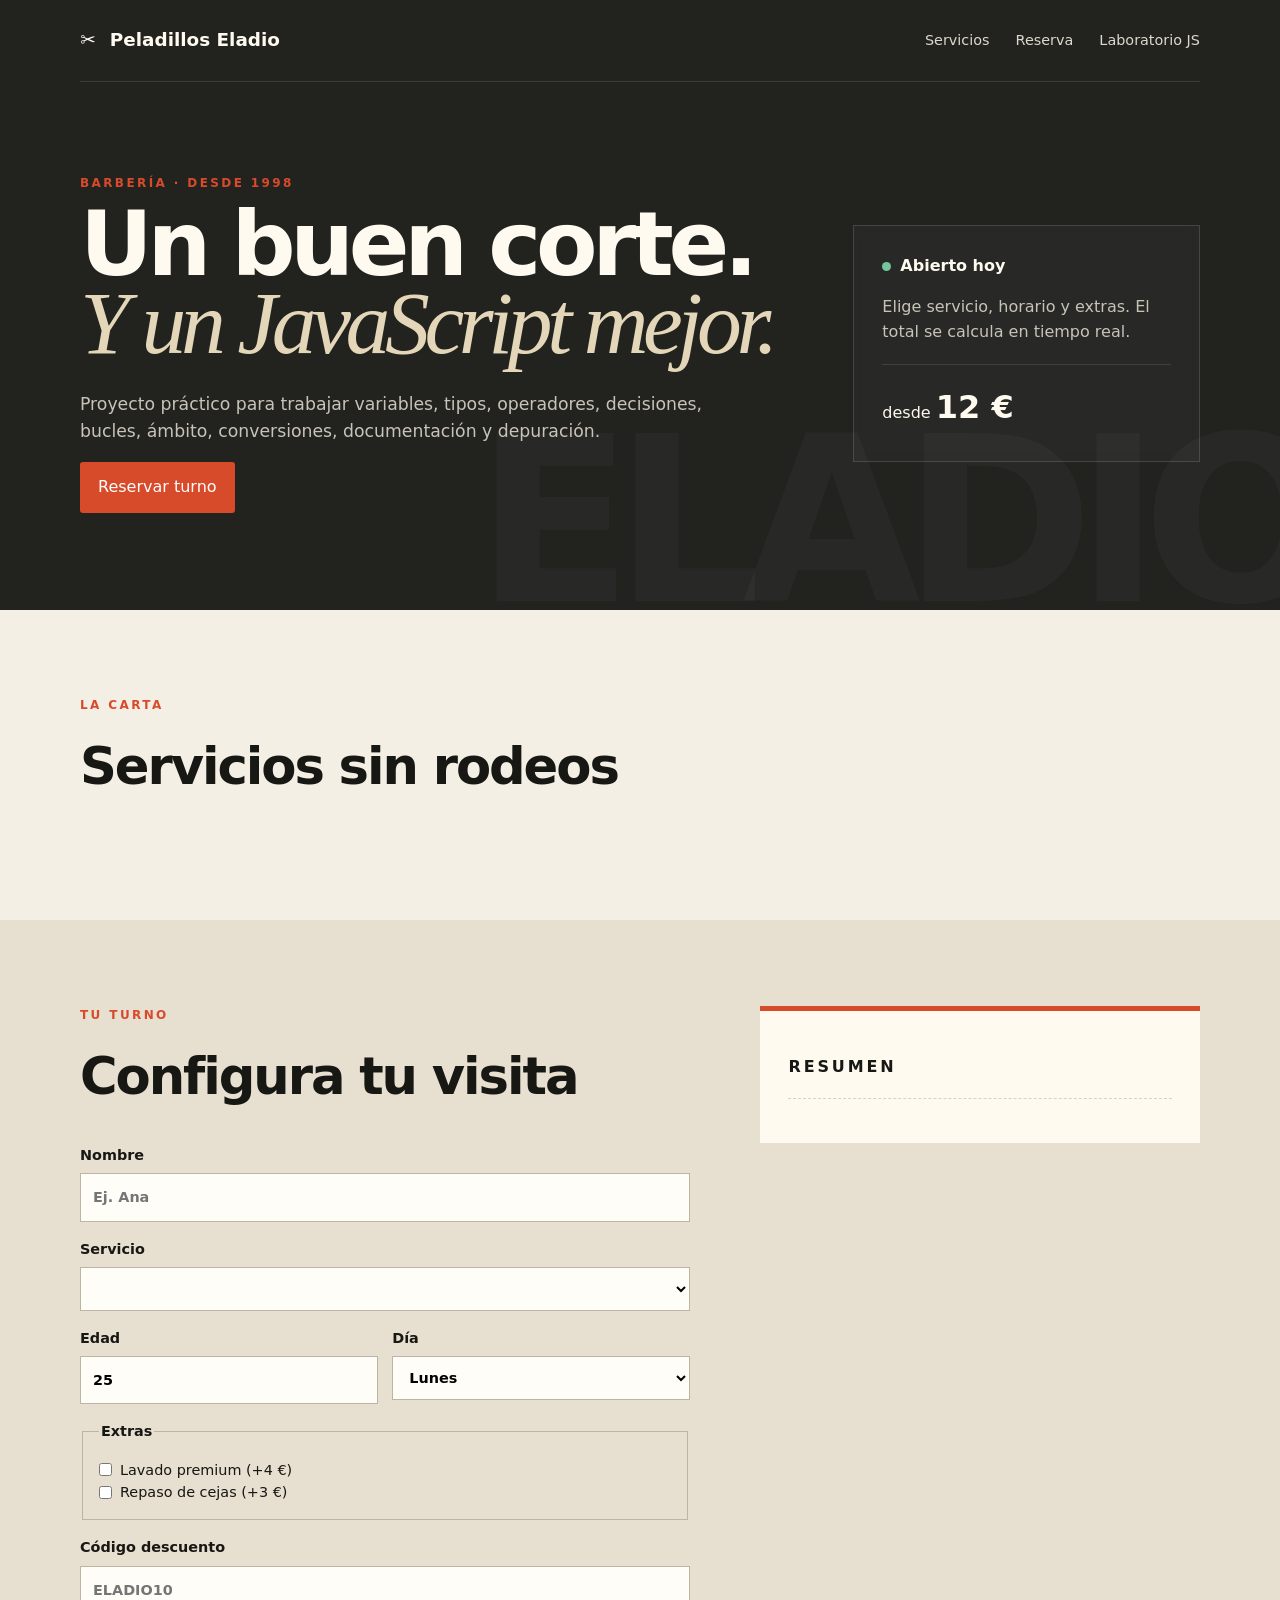
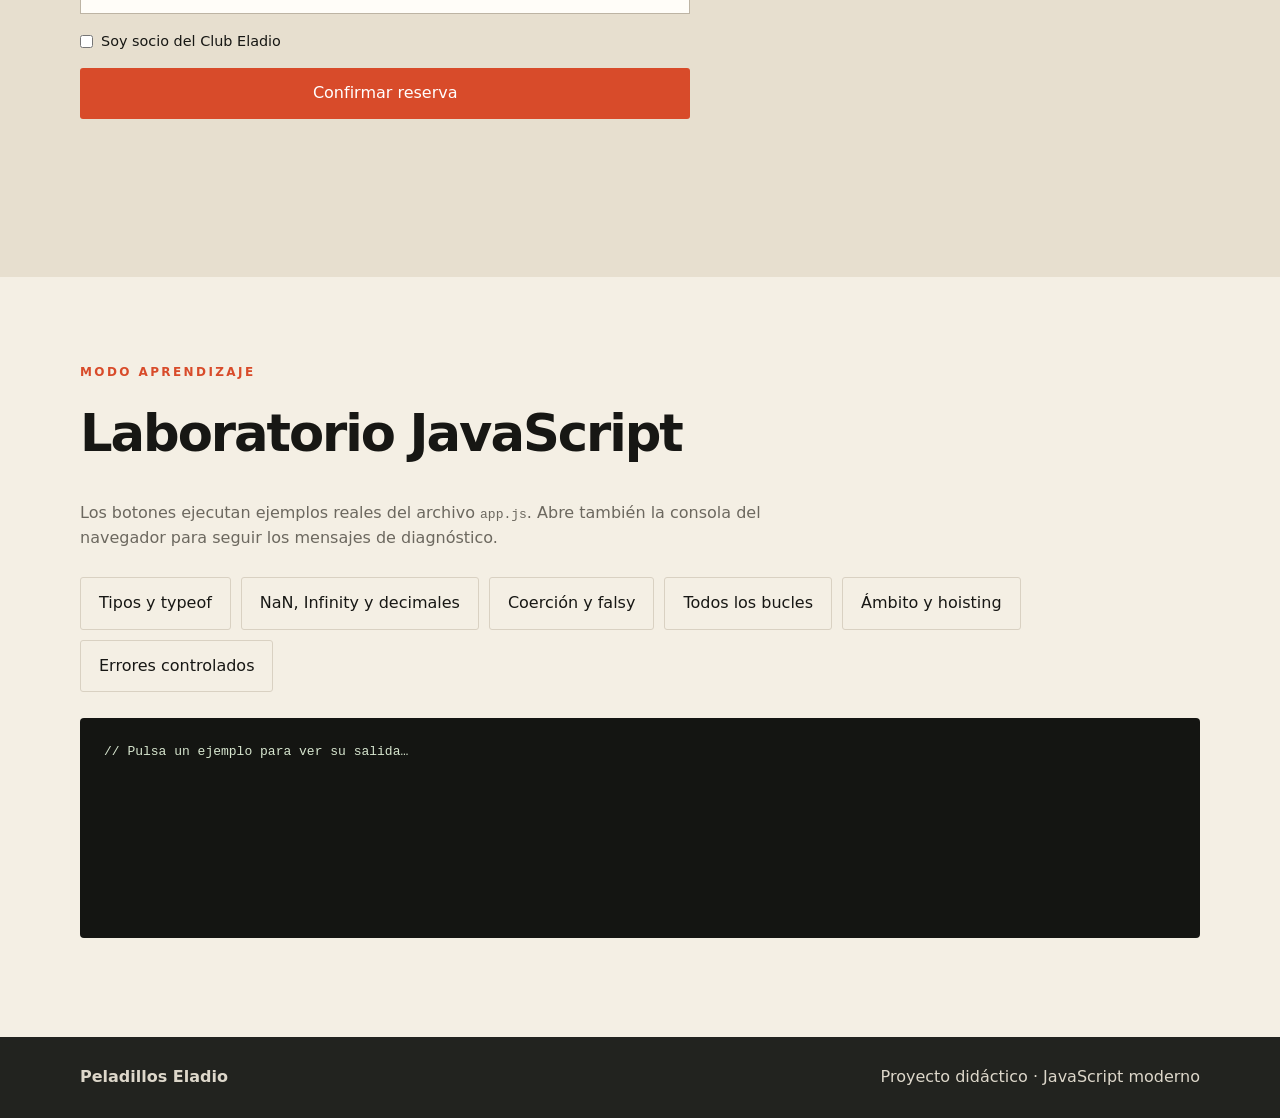
<file: index.html>
<!doctype html>
<html lang="es">
<head>
  <meta charset="utf-8">
  <meta name="viewport" content="width=device-width, initial-scale=1">
  <meta name="description" content="Peladillos Eladio: simulador didáctico de reservas y servicios para practicar fundamentos de JavaScript.">
  <title>Peladillos Eladio | Barbería didáctica</title>
  <script src="app.js" defer></script>
  <link rel="stylesheet" href="styles.css">
</head>
<body>
  <header class="hero">
    <nav class="nav container" aria-label="Navegación principal">
      <a class="brand" href="#inicio" aria-label="Peladillos Eladio, inicio">✂ <span>Peladillos Eladio</span></a>
      <div class="nav-links">
        <a href="#servicios">Servicios</a><a href="#reserva">Reserva</a><a href="#laboratorio">Laboratorio JS</a>
      </div>
    </nav>
    <div class="container hero-grid" id="inicio">
      <section>
        <p class="eyebrow">BARBERÍA · DESDE 1998</p>
        <h1>Un buen corte.<br><em>Y un JavaScript mejor.</em></h1>
        <p class="lead">Proyecto práctico para trabajar variables, tipos, operadores, decisiones, bucles, ámbito, conversiones, documentación y depuración.</p>
        <a class="btn primary" href="#reserva">Reservar turno</a>
      </section>
      <aside class="hero-card" aria-label="Estado de la barbería">
        <span class="status-dot"></span><strong>Abierto hoy</strong>
        <p>Elige servicio, horario y extras. El total se calcula en tiempo real.</p>
        <div class="price-big">desde <b>12 €</b></div>
      </aside>
    </div>
  </header>

  <main>
    <section class="container section" id="servicios">
      <p class="eyebrow">LA CARTA</p><h2>Servicios sin rodeos</h2>
      <div id="servicesGrid" class="cards" aria-live="polite"></div>
    </section>

    <section class="booking section" id="reserva">
      <div class="container booking-grid">
        <div>
          <p class="eyebrow">TU TURNO</p><h2>Configura tu visita</h2>
          <form id="bookingForm" novalidate>
            <label>Nombre <input id="clientName" name="clientName" type="text" placeholder="Ej. Ana" autocomplete="name"></label>
            <label>Servicio <select id="serviceSelect" name="service"></select></label>
            <div class="two-cols">
              <label>Edad <input id="clientAge" name="age" type="number" min="0" max="120" value="25"></label>
              <label>Día <select id="daySelect" name="day"><option>Lunes</option><option>Martes</option><option>Miércoles</option><option>Jueves</option><option>Viernes</option><option>Sábado</option><option>Domingo</option></select></label>
            </div>
            <fieldset><legend>Extras</legend>
              <label class="check"><input type="checkbox" name="extras" value="lavado"> Lavado premium (+4 €)</label>
              <label class="check"><input type="checkbox" name="extras" value="cejas"> Repaso de cejas (+3 €)</label>
            </fieldset>
            <label>Código descuento <input id="coupon" name="coupon" type="text" placeholder="ELADIO10"></label>
            <label class="check"><input id="member" type="checkbox" name="member"> Soy socio del Club Eladio</label>
            <button class="btn primary" type="submit">Confirmar reserva</button>
            <p id="formMessage" class="form-message" role="status"></p>
          </form>
        </div>
        <aside class="ticket" aria-live="polite">
          <p class="ticket-title">RESUMEN</p><div id="ticketContent"></div>
        </aside>
      </div>
    </section>

    <section class="container section" id="laboratorio">
      <p class="eyebrow">MODO APRENDIZAJE</p><h2>Laboratorio JavaScript</h2>
      <p class="section-copy">Los botones ejecutan ejemplos reales del archivo <code>app.js</code>. Abre también la consola del navegador para seguir los mensajes de diagnóstico.</p>
      <div class="lab-actions">
        <button class="btn ghost" data-demo="types">Tipos y typeof</button>
        <button class="btn ghost" data-demo="numbers">NaN, Infinity y decimales</button>
        <button class="btn ghost" data-demo="coercion">Coerción y falsy</button>
        <button class="btn ghost" data-demo="loops">Todos los bucles</button>
        <button class="btn ghost" data-demo="scope">Ámbito y hoisting</button>
        <button class="btn ghost" data-demo="errors">Errores controlados</button>
      </div>
      <pre id="consoleOutput" class="console" aria-live="polite">// Pulsa un ejemplo para ver su salida…</pre>
    </section>
  </main>

  <footer><div class="container"><strong>Peladillos Eladio</strong><span>Proyecto didáctico · JavaScript moderno</span></div></footer>
  
</body>
</html>
</file>
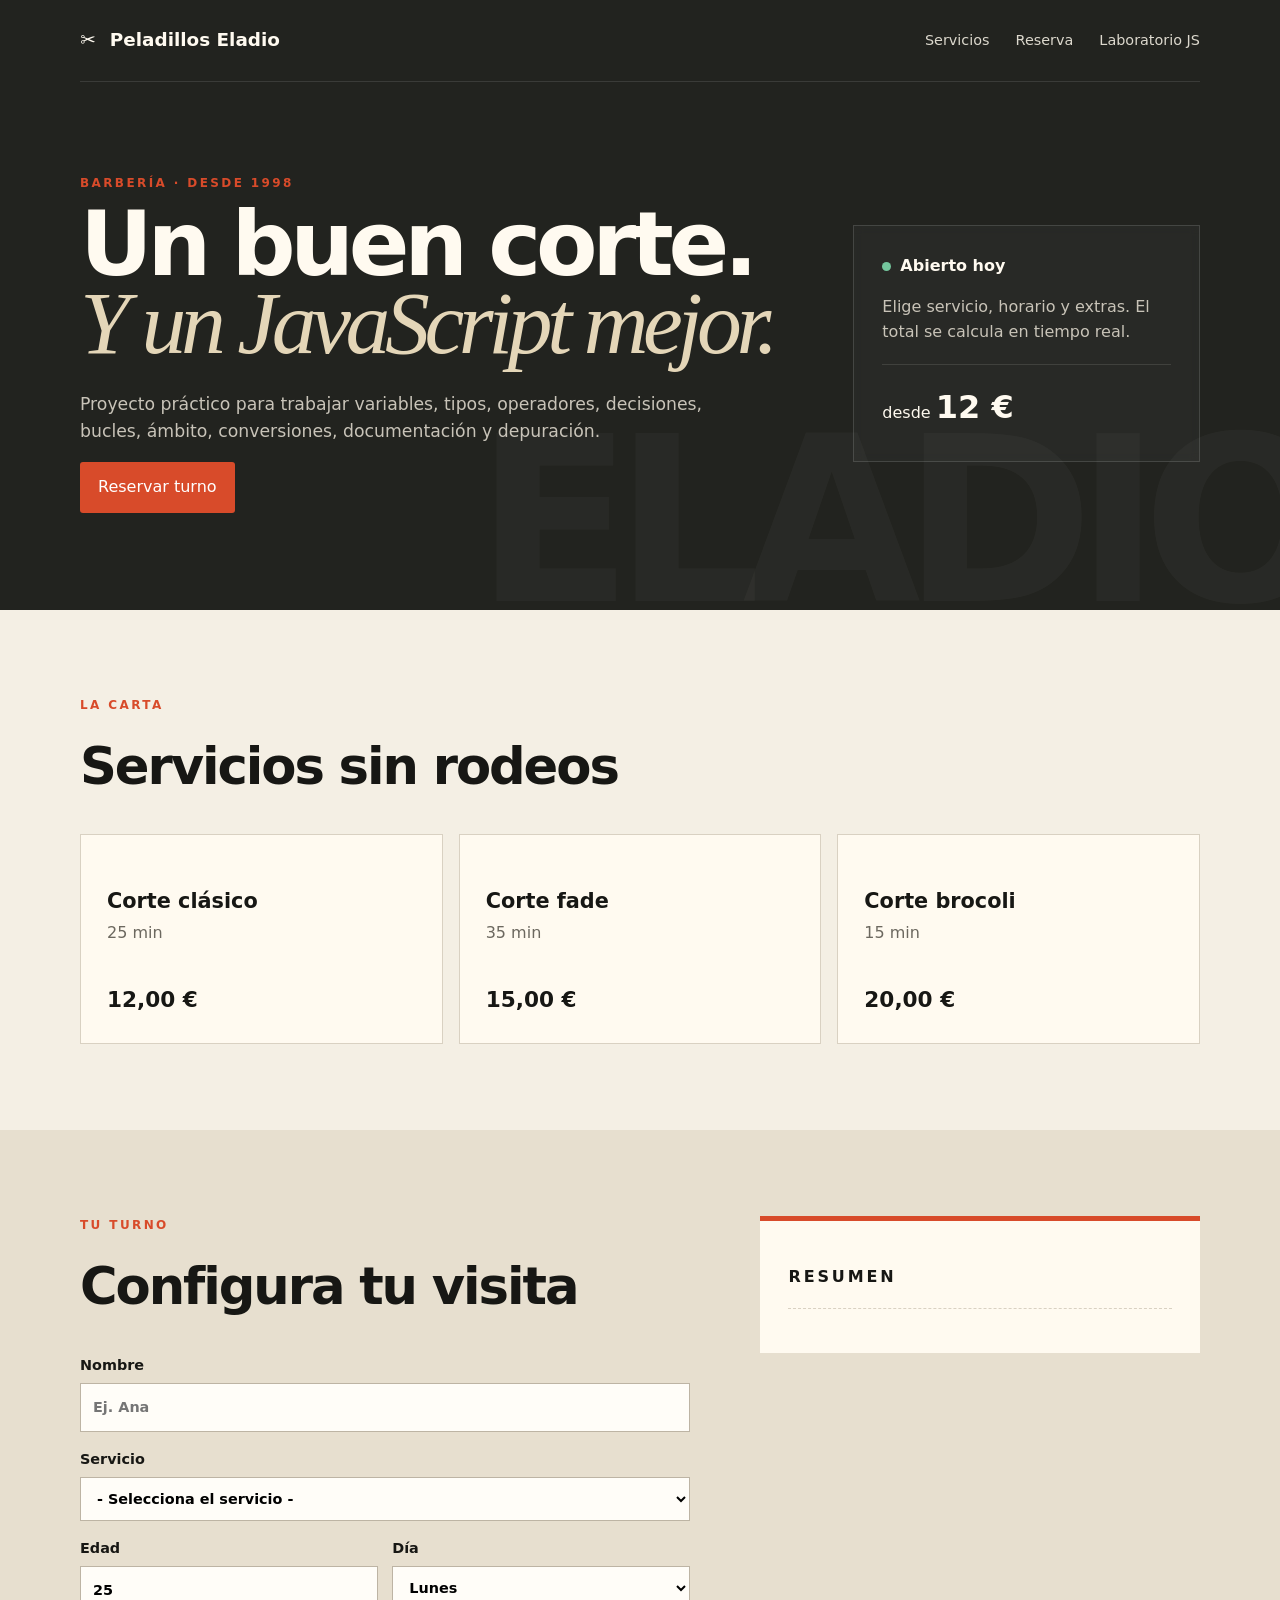
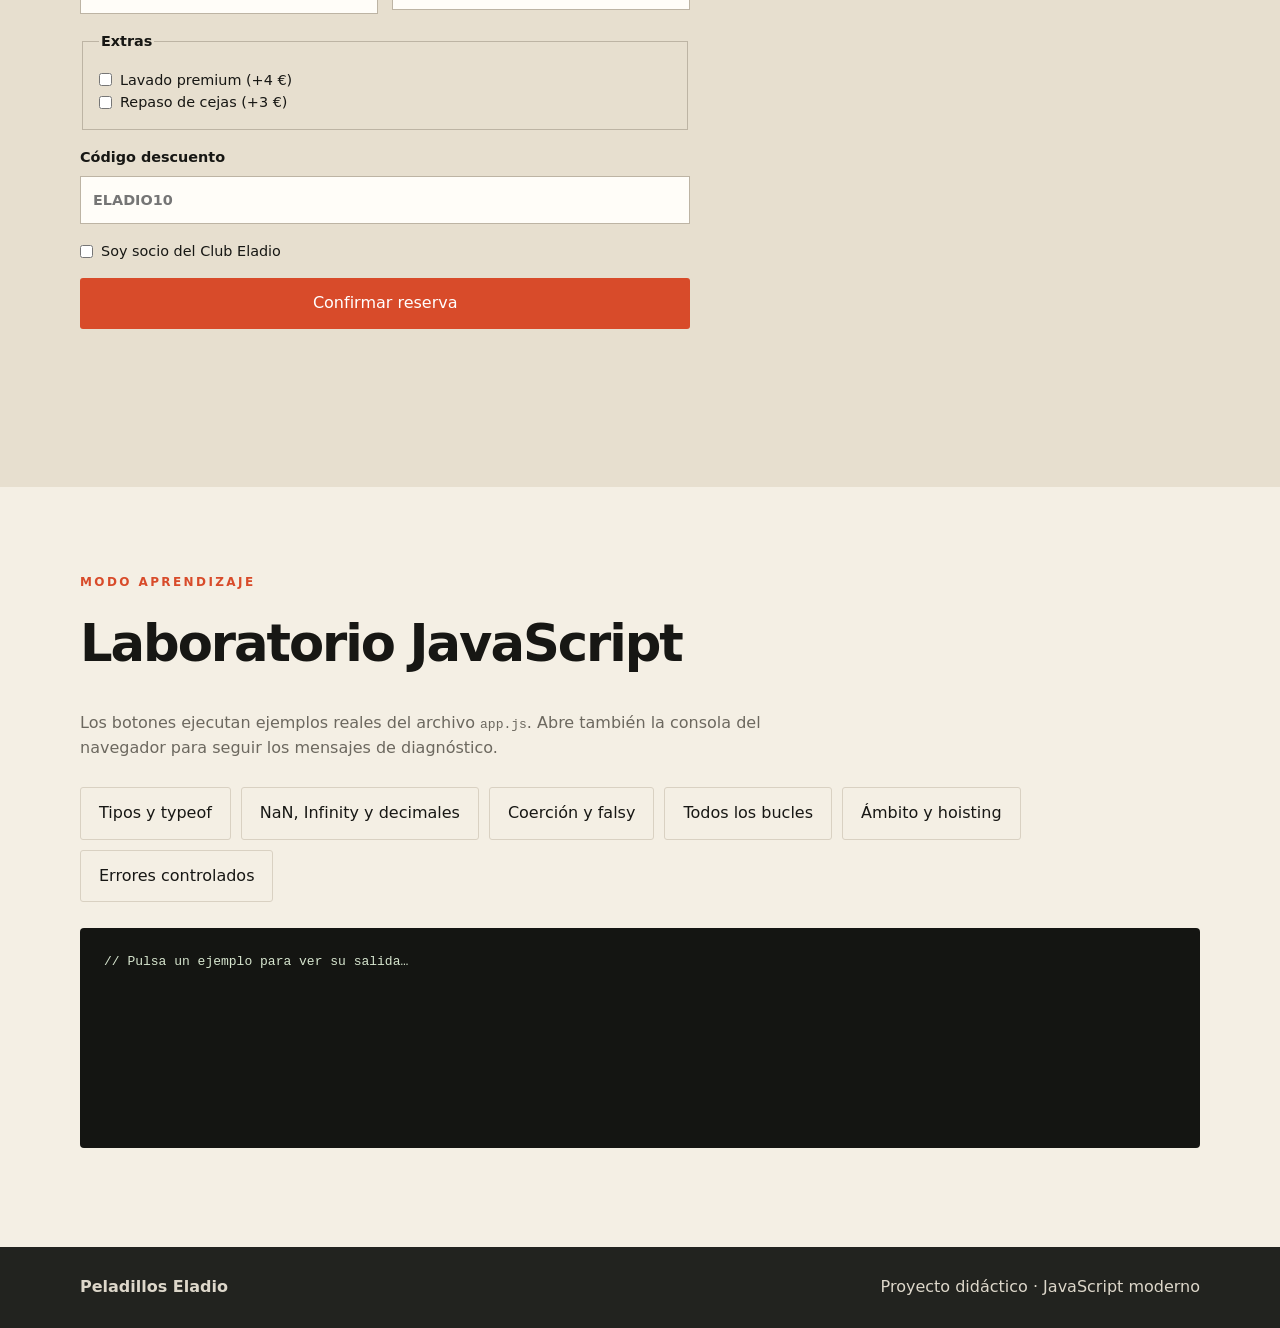
<file: DR-Peladios-Eladio/index.html>
<!doctype html>
<html lang="es">

<head>
  <meta charset="utf-8">
  <meta name="viewport" content="width=device-width, initial-scale=1">
  <meta name="description" content="Peladillos Eladio: simulador didáctico de reservas y servicios para practicar fundamentos de JavaScript.">
  <title>Peladillos Eladio | Barbería didáctica</title>
  <script src="app.js" defer></script>
  <link rel="stylesheet" href="styles.css">
</head>

<body>
  <header class="hero">
    <nav class="nav container" aria-label="Navegación principal">
      <a class="brand" href="#inicio" aria-label="Peladillos Eladio, inicio">✂ <span>Peladillos Eladio</span></a>
      <div class="nav-links">
        <a href="#servicios">Servicios</a><a href="#reserva">Reserva</a><a href="#laboratorio">Laboratorio JS</a>
      </div>
    </nav>
    <div class="container hero-grid" id="inicio">
      <section>
        <p class="eyebrow">BARBERÍA · DESDE 1998</p>
        <h1>Un buen corte.<br><em>Y un JavaScript mejor.</em></h1>
        <p class="lead">Proyecto práctico para trabajar variables, tipos, operadores, decisiones, bucles, ámbito, conversiones, documentación y depuración.</p>
        <a class="btn primary" href="#reserva">Reservar turno</a>
      </section>
      <aside class="hero-card" aria-label="Estado de la barbería">
        <span class="status-dot"></span><strong>Abierto hoy</strong>
        <p>Elige servicio, horario y extras. El total se calcula en tiempo real.</p>
        <div class="price-big">desde <b>12 €</b></div>
      </aside>
    </div>
  </header>

  <main>
    <section class="container section" id="servicios">
      <p class="eyebrow">LA CARTA</p><h2>Servicios sin rodeos</h2>
      <div id="servicesGrid" class="cards" aria-live="polite"></div>
    </section>

    <section class="booking section" id="reserva">
      <div class="container booking-grid">
        <div>
          <p class="eyebrow">TU TURNO</p><h2>Configura tu visita</h2>
          <form id="bookingForm" novalidate>
            <label>Nombre <input id="clientName" name="clientName" type="text" placeholder="Ej. Ana" autocomplete="name"></label>
            <label>Servicio <select id="serviceSelect" name="service"></select></label>
            <div class="two-cols">
              <label>Edad <input id="clientAge" name="age" type="number" min="0" max="120" value="25"></label>
              <label>Día <select id="daySelect" name="day"><option>Lunes</option><option>Martes</option><option>Miércoles</option><option>Jueves</option><option>Viernes</option><option>Sábado</option><option>Domingo</option></select></label>
            </div>
            <fieldset><legend>Extras</legend>
              <label class="check"><input type="checkbox" name="extras" value="lavado"> Lavado premium (+4 €)</label>
              <label class="check"><input type="checkbox" name="extras" value="cejas"> Repaso de cejas (+3 €)</label>
            </fieldset>
            <label>Código descuento <input id="coupon" name="coupon" type="text" placeholder="ELADIO10"></label>
            <label class="check"><input id="member" type="checkbox" name="member"> Soy socio del Club Eladio</label>
            <button class="btn primary" type="submit">Confirmar reserva</button>
            <p id="formMessage" class="form-message" role="status"></p>
          </form>
        </div>
        <aside class="ticket" aria-live="polite">
          <p class="ticket-title">RESUMEN</p><div id="ticketContent"></div>
        </aside>
      </div>
    </section>

    <section class="container section" id="laboratorio">
      <p class="eyebrow">MODO APRENDIZAJE</p><h2>Laboratorio JavaScript</h2>
      <p class="section-copy">Los botones ejecutan ejemplos reales del archivo <code>app.js</code>. Abre también la consola del navegador para seguir los mensajes de diagnóstico.</p>
      <div class="lab-actions">
        <button class="btn ghost" data-demo="types">Tipos y typeof</button>
        <button class="btn ghost" data-demo="numbers">NaN, Infinity y decimales</button>
        <button class="btn ghost" data-demo="coercion">Coerción y falsy</button>
        <button class="btn ghost" data-demo="loops">Todos los bucles</button>
        <button class="btn ghost" data-demo="scope">Ámbito y hoisting</button>
        <button class="btn ghost" data-demo="errors">Errores controlados</button>
      </div>
      <pre id="consoleOutput" class="console" aria-live="polite">// Pulsa un ejemplo para ver su salida…</pre>
    </section>
  </main>

  <footer><div class="container"><strong>Peladillos Eladio</strong><span>Proyecto didáctico · JavaScript moderno</span></div></footer>
  
</body>
</html>
</file>
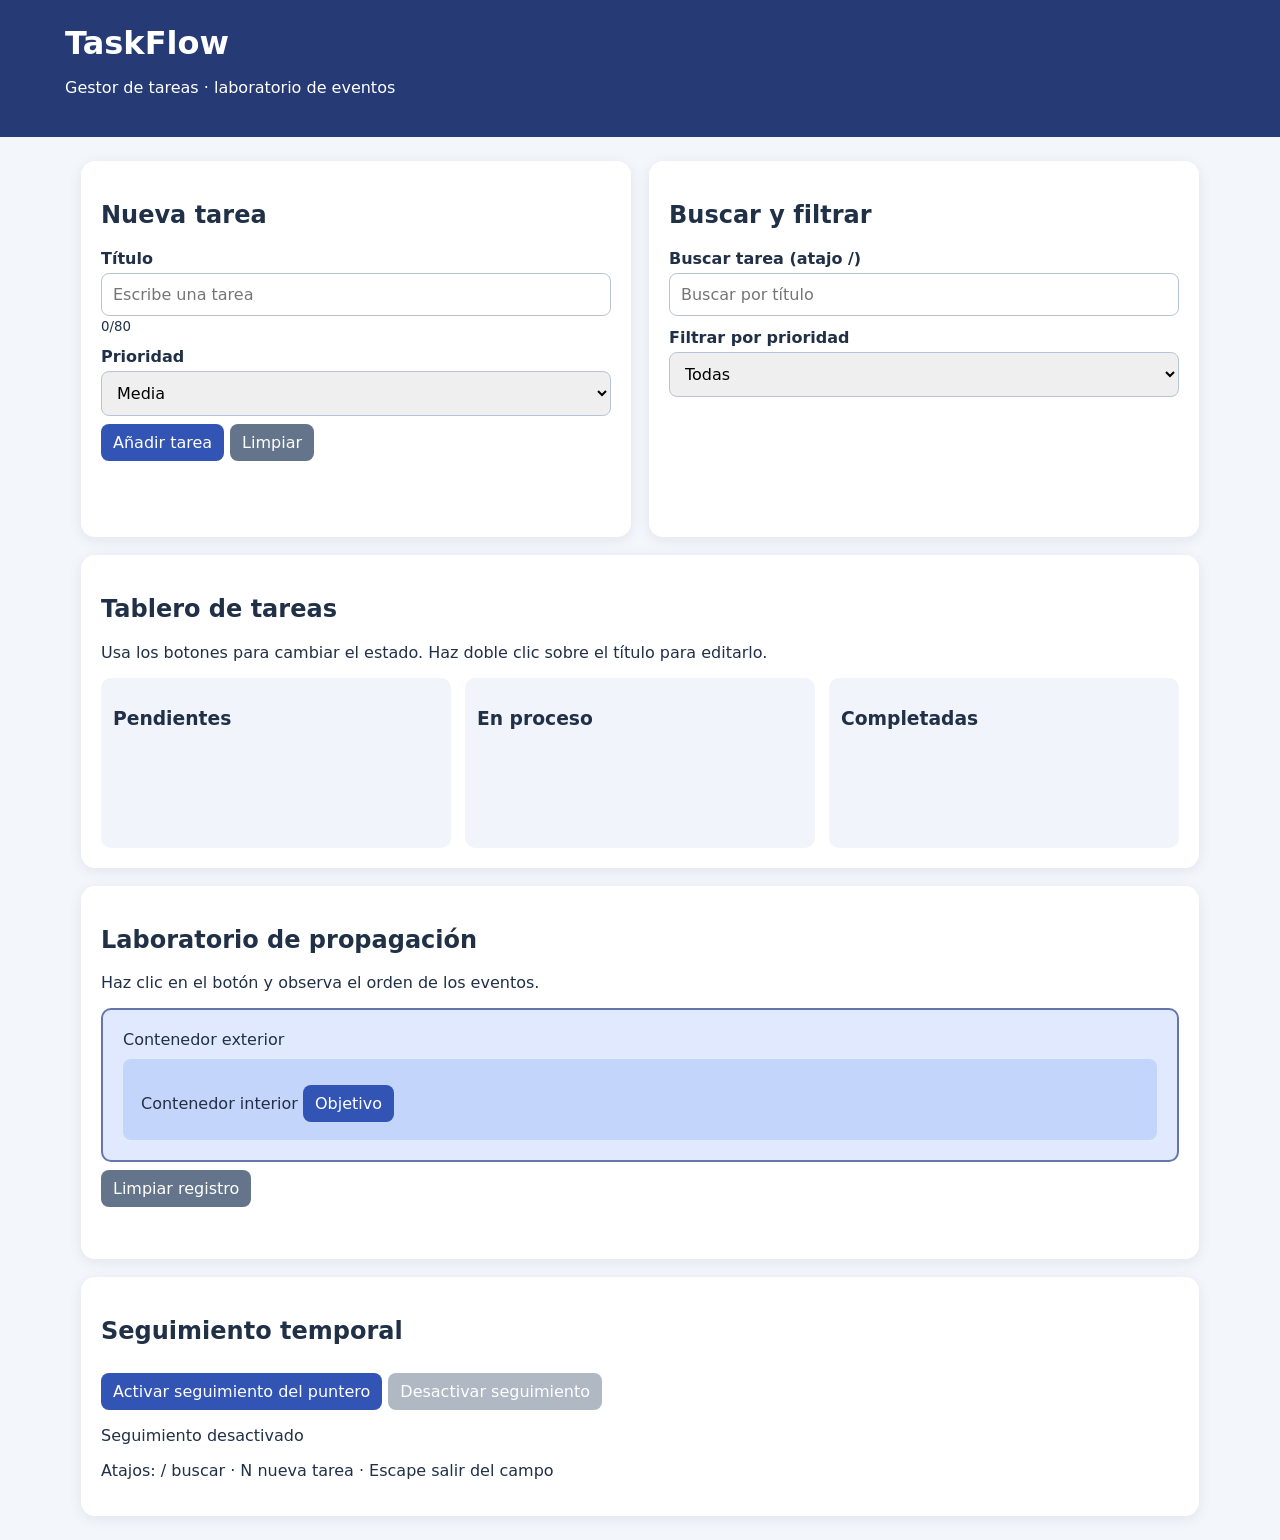
<file: DR-TaskManager/index.html>
<!doctype html>
<html lang="es">

<head>
    <meta charset="utf-8">
    <meta name="viewport" content="width=device-width,initial-scale=1">
    <title>TaskFlow | Eventos JavaScript</title>
    <link rel="stylesheet" href="css/estilos.css">
    <script src="js/app.js" defer></script>
</head>

<body>
    <header>
        <h1>TaskFlow</h1>
        <p>Gestor de tareas · laboratorio de eventos</p>
        <p id="pantalla"></p>
    </header>
    <main>
        <section class="panel">
            <h2>Nueva tarea</h2>
            <form id="formulario"><label for="titulo">Título</label><input id="titulo" maxlength="80" required
                    placeholder="Escribe una tarea"><small id="contador">0/80</small><label
                    for="prioridad">Prioridad</label><select id="prioridad">
                    <option value="media">Media</option>
                    <option value="alta">Alta</option>
                    <option value="baja">Baja</option>
                </select><button type="submit">Añadir tarea</button><button type="reset"
                    class="secundario">Limpiar</button></form>
            <p id="mensaje" role="status" aria-live="polite"></p>
        </section>
        <section class="panel">
            <h2>Buscar y filtrar</h2><label for="buscar">Buscar tarea (atajo /)</label><input id="buscar"
                placeholder="Buscar por título"><label for="filtro">Filtrar por prioridad</label><select id="filtro">
                <option value="todas">Todas</option>
                <option value="alta">Alta</option>
                <option value="media">Media</option>
                <option value="baja">Baja</option>
            </select>
            <p id="estadisticas" role="status" aria-live="polite"></p>
        </section>
        <section class="panel ancho">
            <h2>Tablero de tareas</h2>
            <p>Usa los botones para cambiar el estado. Haz doble clic sobre el título para editarlo.</p>
            <div id="tablero" class="tablero">
                <div class="columna" data-estado="pendiente">
                    <h3>Pendientes</h3>
                    <div class="lista" id="pendiente"></div>
                </div>
                <div class="columna" data-estado="en-proceso">
                    <h3>En proceso</h3>
                    <div class="lista" id="en-proceso"></div>
                </div>
                <div class="columna" data-estado="completada">
                    <h3>Completadas</h3>
                    <div class="lista" id="completada"></div>
                </div>
            </div>
        </section>
        <section class="panel ancho">
            <h2>Laboratorio de propagación</h2>
            <p>Haz clic en el botón y observa el orden de los eventos.</p>
            <div id="exterior" class="exterior">Contenedor exterior<div id="interior" class="interior">Contenedor
                    interior <button id="objetivo" type="button">Objetivo</button></div>
            </div><button id="limpiar-log" class="secundario">Limpiar registro</button>
            <ol id="registro" aria-live="polite"></ol>
        </section>
        <section class="panel ancho">
            <h2>Seguimiento temporal</h2><button id="activar">Activar seguimiento del puntero</button><button
                id="desactivar" class="secundario" disabled>Desactivar seguimiento</button>
            <p id="puntero">Seguimiento desactivado</p>
            <p>Atajos: / buscar · N nueva tarea · Escape salir del campo</p>
        </section>
    </main>
</body>

</html>
</file>
<file: styles.css>
/* ==========================================================================
   Variables & base
   ========================================================================== */
:root {
  --ink: #171714;
  --paper: #f4efe4;
  --cream: #fffaf0;
  --accent: #d84b2a;
  --muted: #6c685f;
  --line: #d9d1c2;
  --dark: #22231f;
  --green: #2d6a4f;
}

* {
  box-sizing: border-box;
}

html {
  scroll-behavior: smooth;
}

body {
  margin: 0;
  font-family: Inter, ui-sans-serif, system-ui, -apple-system, Segoe UI, sans-serif;
  background: var(--paper);
  color: var(--ink);
  line-height: 1.55;
}

.container {
  width: min(1120px, calc(100% - 36px));
  margin: auto;
}

.muted {
  color: var(--muted);
}

.btn {
  border: 0;
  border-radius: 3px;
  padding: 13px 18px;
  font-weight: 800;
  cursor: pointer;
  text-decoration: none;
  display: inline-block;
  font: inherit;
}

.primary {
  background: var(--accent);
  color: #fff;
}

.ghost {
  background: transparent;
  color: var(--ink);
  border: 1px solid var(--line);
}

/* ==========================================================================
   Hero / nav
   ========================================================================== */
.hero {
  min-height: 610px;
  background: var(--dark);
  color: var(--cream);
  position: relative;
  overflow: hidden;
}

.hero:after {
  content: "ELADIO";
  position: absolute;
  right: -40px;
  bottom: -90px;
  font-size: 18vw;
  font-weight: 900;
  letter-spacing: -.08em;
  color: #ffffff08;
  pointer-events: none;
}

.nav {
  height: 82px;
  display: flex;
  align-items: center;
  justify-content: space-between;
  border-bottom: 1px solid #ffffff1c;
}

.brand {
  color: inherit;
  text-decoration: none;
  font-weight: 900;
  font-size: 1.15rem;
}

.brand span {
  margin-left: 8px;
}

.nav-links {
  display: flex;
  gap: 26px;
}

.nav-links a {
  color: #dcd8cd;
  text-decoration: none;
  font-size: .9rem;
}

.hero-grid {
  display: grid;
  grid-template-columns: 1.5fr .75fr;
  gap: 80px;
  align-items: center;
  padding: 92px 0;
}

.eyebrow {
  font-size: .75rem;
  letter-spacing: .2em;
  font-weight: 900;
  color: var(--accent);
  margin: 0 0 12px;
}

.hero h1 {
  font-size: clamp(3rem, 7vw, 6.2rem);
  line-height: .88;
  letter-spacing: -.06em;
  margin: 0 0 28px;
  max-width: 800px;
}

.hero h1 em {
  font-family: Georgia, serif;
  font-weight: 400;
  color: #e4d6b8;
}

.lead {
  max-width: 650px;
  color: #c8c3b8;
  font-size: 1.08rem;
}

.hero-card {
  border: 1px solid #ffffff22;
  padding: 28px;
  background: #ffffff08;
  backdrop-filter: blur(5px);
}

.hero-card p {
  color: #c8c3b8;
}

.status-dot {
  display: inline-block;
  width: 9px;
  height: 9px;
  border-radius: 50%;
  background: #74c69d;
  margin-right: 9px;
}

.price-big {
  border-top: 1px solid #ffffff1c;
  padding-top: 18px;
  margin-top: 20px;
}

.price-big b {
  font-size: 2rem;
}

/* ==========================================================================
   Sections & cards
   ========================================================================== */
.section {
  padding: 86px 0;
}

.section h2 {
  font-size: clamp(2rem, 4vw, 3.5rem);
  letter-spacing: -.04em;
  margin: 0 0 28px;
}

.section-copy {
  max-width: 760px;
  color: var(--muted);
}

.cards {
  display: grid;
  grid-template-columns: repeat(3, 1fr);
  gap: 16px;
}

.card {
  background: var(--cream);
  border: 1px solid var(--line);
  padding: 26px;
  min-height: 210px;
  display: flex;
  flex-direction: column;
}

.card .icon {
  font-size: 1.8rem;
}

.card h3 {
  font-size: 1.3rem;
  margin: 24px 0 4px;
}

.card p {
  color: var(--muted);
  margin: 0;
}

.card .price {
  margin-top: auto;
  font-weight: 900;
  font-size: 1.35rem;
}

/* ==========================================================================
   Booking form & ticket
   ========================================================================== */
.booking {
  background: #e7dfcf;
}

.booking-grid {
  display: grid;
  grid-template-columns: 1fr .72fr;
  gap: 70px;
}

.booking form {
  display: grid;
  gap: 16px;
}

label,
legend {
  font-weight: 750;
  font-size: .9rem;
}

input,
select {
  display: block;
  width: 100%;
  margin-top: 7px;
  padding: 12px;
  border: 1px solid #bdb4a4;
  background: #fffdf8;
  font: inherit;
}

fieldset {
  border: 1px solid #bdb4a4;
  padding: 16px;
}

.check {
  display: flex;
  align-items: center;
  gap: 8px;
  font-weight: 500;
}

.check input {
  width: auto;
  margin: 0;
}

.two-cols {
  display: grid;
  grid-template-columns: 1fr 1fr;
  gap: 14px;
}

.ticket {
  background: var(--cream);
  border-top: 5px solid var(--accent);
  padding: 28px;
  align-self: start;
  position: sticky;
  top: 20px;
}

.ticket-title {
  font-weight: 900;
  letter-spacing: .18em;
  border-bottom: 1px dashed var(--line);
  padding-bottom: 18px;
}

.ticket-row {
  display: flex;
  justify-content: space-between;
  gap: 20px;
  padding: 9px 0;
}

.ticket-total {
  font-size: 1.55rem;
  font-weight: 900;
  border-top: 1px solid var(--ink);
  margin-top: 12px;
  padding-top: 16px;
}

/* ==========================================================================
   Lab / console
   ========================================================================== */
.form-message {
  min-height: 1.5em;
  font-weight: 700;
}

.lab-actions {
  display: flex;
  flex-wrap: wrap;
  gap: 10px;
  margin: 26px 0;
}

.console {
  background: #141512;
  color: #d7e6cf;
  padding: 24px;
  min-height: 220px;
  overflow: auto;
  border-radius: 4px;
  white-space: pre-wrap;
}

.console .error {
  color: #ffb4a2;
}

/* ==========================================================================
   Footer
   ========================================================================== */
footer {
  background: var(--dark);
  color: #ddd7ca;
  padding: 28px 0;
}

footer .container {
  display: flex;
  justify-content: space-between;
}

/* ==========================================================================
   Responsive
   ========================================================================== */
@media (max-width: 780px) {
  .nav-links {
    display: none;
  }

  .hero-grid,
  .booking-grid {
    grid-template-columns: 1fr;
    gap: 34px;
  }

  .hero-grid {
    padding: 65px 0;
  }

  .cards {
    grid-template-columns: 1fr;
  }

  .hero-card {
    max-width: 480px;
  }

  .two-cols {
    grid-template-columns: 1fr;
  }

  .ticket {
    position: static;
  }

  footer .container {
    gap: 8px;
    flex-direction: column;
  }
}
</file>
<file: DR-Peladios-Eladio/styles.css>
/* ==========================================================================
   Variables & base
   ========================================================================== */
:root {
  --ink: #171714;
  --paper: #f4efe4;
  --cream: #fffaf0;
  --accent: #d84b2a;
  --muted: #6c685f;
  --line: #d9d1c2;
  --dark: #22231f;
  --green: #2d6a4f;
}

* {
  box-sizing: border-box;
}

html {
  scroll-behavior: smooth;
}

body {
  margin: 0;
  font-family: Inter, ui-sans-serif, system-ui, -apple-system, Segoe UI, sans-serif;
  background: var(--paper);
  color: var(--ink);
  line-height: 1.55;
}

.container {
  width: min(1120px, calc(100% - 36px));
  margin: auto;
}

.muted {
  color: var(--muted);
}

.btn {
  border: 0;
  border-radius: 3px;
  padding: 13px 18px;
  font-weight: 800;
  cursor: pointer;
  text-decoration: none;
  display: inline-block;
  font: inherit;
}

.primary {
  background: var(--accent);
  color: #fff;
}

.ghost {
  background: transparent;
  color: var(--ink);
  border: 1px solid var(--line);
}

/* ==========================================================================
   Hero / nav
   ========================================================================== */
.hero {
  min-height: 610px;
  background: var(--dark);
  color: var(--cream);
  position: relative;
  overflow: hidden;
}

.hero:after {
  content: "ELADIO";
  position: absolute;
  right: -40px;
  bottom: -90px;
  font-size: 18vw;
  font-weight: 900;
  letter-spacing: -.08em;
  color: #ffffff08;
  pointer-events: none;
}

.nav {
  height: 82px;
  display: flex;
  align-items: center;
  justify-content: space-between;
  border-bottom: 1px solid #ffffff1c;
}

.brand {
  color: inherit;
  text-decoration: none;
  font-weight: 900;
  font-size: 1.15rem;
}

.brand span {
  margin-left: 8px;
}

.nav-links {
  display: flex;
  gap: 26px;
}

.nav-links a {
  color: #dcd8cd;
  text-decoration: none;
  font-size: .9rem;
}

.hero-grid {
  display: grid;
  grid-template-columns: 1.5fr .75fr;
  gap: 80px;
  align-items: center;
  padding: 92px 0;
}

.eyebrow {
  font-size: .75rem;
  letter-spacing: .2em;
  font-weight: 900;
  color: var(--accent);
  margin: 0 0 12px;
}

.hero h1 {
  font-size: clamp(3rem, 7vw, 6.2rem);
  line-height: .88;
  letter-spacing: -.06em;
  margin: 0 0 28px;
  max-width: 800px;
}

.hero h1 em {
  font-family: Georgia, serif;
  font-weight: 400;
  color: #e4d6b8;
}

.lead {
  max-width: 650px;
  color: #c8c3b8;
  font-size: 1.08rem;
}

.hero-card {
  border: 1px solid #ffffff22;
  padding: 28px;
  background: #ffffff08;
  backdrop-filter: blur(5px);
}

.hero-card p {
  color: #c8c3b8;
}

.status-dot {
  display: inline-block;
  width: 9px;
  height: 9px;
  border-radius: 50%;
  background: #74c69d;
  margin-right: 9px;
}

.price-big {
  border-top: 1px solid #ffffff1c;
  padding-top: 18px;
  margin-top: 20px;
}

.price-big b {
  font-size: 2rem;
}

/* ==========================================================================
   Sections & cards
   ========================================================================== */
.section {
  padding: 86px 0;
}

.section h2 {
  font-size: clamp(2rem, 4vw, 3.5rem);
  letter-spacing: -.04em;
  margin: 0 0 28px;
}

.section-copy {
  max-width: 760px;
  color: var(--muted);
}

.cards {
  display: grid;
  grid-template-columns: repeat(3, 1fr);
  gap: 16px;
}

.card {
  background: var(--cream);
  border: 1px solid var(--line);
  padding: 26px;
  min-height: 210px;
  display: flex;
  flex-direction: column;
}

.card .icon {
  font-size: 1.8rem;
}

.card h3 {
  font-size: 1.3rem;
  margin: 24px 0 4px;
}

.card p {
  color: var(--muted);
  margin: 0;
}

.card .price {
  margin-top: auto;
  font-weight: 900;
  font-size: 1.35rem;
}

/* ==========================================================================
   Booking form & ticket
   ========================================================================== */
.booking {
  background: #e7dfcf;
}

.booking-grid {
  display: grid;
  grid-template-columns: 1fr .72fr;
  gap: 70px;
}

.booking form {
  display: grid;
  gap: 16px;
}

label,
legend {
  font-weight: 750;
  font-size: .9rem;
}

input,
select {
  display: block;
  width: 100%;
  margin-top: 7px;
  padding: 12px;
  border: 1px solid #bdb4a4;
  background: #fffdf8;
  font: inherit;
}

fieldset {
  border: 1px solid #bdb4a4;
  padding: 16px;
}

.check {
  display: flex;
  align-items: center;
  gap: 8px;
  font-weight: 500;
}

.check input {
  width: auto;
  margin: 0;
}

.two-cols {
  display: grid;
  grid-template-columns: 1fr 1fr;
  gap: 14px;
}

.ticket {
  background: var(--cream);
  border-top: 5px solid var(--accent);
  padding: 28px;
  align-self: start;
  position: sticky;
  top: 20px;
}

.ticket-title {
  font-weight: 900;
  letter-spacing: .18em;
  border-bottom: 1px dashed var(--line);
  padding-bottom: 18px;
}

.ticket-row {
  display: flex;
  justify-content: space-between;
  gap: 20px;
  padding: 9px 0;
}

.ticket-total {
  font-size: 1.55rem;
  font-weight: 900;
  border-top: 1px solid var(--ink);
  margin-top: 12px;
  padding-top: 16px;
}

/* ==========================================================================
   Lab / console
   ========================================================================== */
.form-message {
  min-height: 1.5em;
  font-weight: 700;
}

.lab-actions {
  display: flex;
  flex-wrap: wrap;
  gap: 10px;
  margin: 26px 0;
}

.console {
  background: #141512;
  color: #d7e6cf;
  padding: 24px;
  min-height: 220px;
  overflow: auto;
  border-radius: 4px;
  white-space: pre-wrap;
}

.console .error {
  color: #ffb4a2;
}

/* ==========================================================================
   Footer
   ========================================================================== */
footer {
  background: var(--dark);
  color: #ddd7ca;
  padding: 28px 0;
}

footer .container {
  display: flex;
  justify-content: space-between;
}

/* ==========================================================================
   Responsive
   ========================================================================== */
@media (max-width: 780px) {
  .nav-links {
    display: none;
  }

  .hero-grid,
  .booking-grid {
    grid-template-columns: 1fr;
    gap: 34px;
  }

  .hero-grid {
    padding: 65px 0;
  }

  .cards {
    grid-template-columns: 1fr;
  }

  .hero-card {
    max-width: 480px;
  }

  .two-cols {
    grid-template-columns: 1fr;
  }

  .ticket {
    position: static;
  }

  footer .container {
    gap: 8px;
    flex-direction: column;
  }
}
</file>
<file: DR-TaskManager/css/estilos.css>
:root {
    font-family: system-ui, sans-serif;
    color: #203047;
    background: #f3f6fb
}

* {
    box-sizing: border-box
}

body {
    margin: 0
}

header {
    background: #263b75;
    color: white;
    padding: 24px max(24px, calc((100% - 1150px)/2))
}

header h1 {
    margin: 0
}

main {
    max-width: 1150px;
    margin: 24px auto;
    padding: 0 16px;
    display: grid;
    grid-template-columns: repeat(2, minmax(0, 1fr));
    gap: 18px
}

.panel {
    background: white;
    border-radius: 14px;
    padding: 20px;
    box-shadow: 0 3px 14px #1d305114
}

.ancho {
    grid-column: 1/-1
}

label {
    display: block;
    margin: 12px 0 5px;
    font-weight: 600
}

input,
select {
    width: 100%;
    padding: 11px;
    border: 1px solid #b7c3d6;
    border-radius: 8px;
    font: inherit
}

button {
    background: #3254b5;
    color: white;
    border: 0;
    border-radius: 8px;
    padding: 9px 12px;
    margin: 8px 6px 0 0;
    cursor: pointer;
    font: inherit
}

button:hover {
    background: #243e89
}

button:focus-visible,
input:focus-visible,
select:focus-visible {
    outline: 3px solid #ef9b32;
    outline-offset: 2px
}

button:disabled {
    opacity: .5;
    cursor: not-allowed
}

.secundario {
    background: #64748b
}

.tablero {
    display: grid;
    grid-template-columns: repeat(3, minmax(0, 1fr));
    gap: 14px
}

.columna {
    background: #f1f4fb;
    border-radius: 10px;
    padding: 12px;
    min-height: 170px
}

.tarea {
    background: white;
    border-left: 5px solid #7183a0;
    border-radius: 8px;
    padding: 12px;
    margin: 10px 0;
    box-shadow: 0 2px 6px #0001;
    overflow-wrap: anywhere
}

.tarea[data-prioridad=alta] {
    border-left-color: #d44b4b
}

.tarea[data-prioridad=baja] {
    border-left-color: #3a9973
}

.tarea h4 {
    margin: 0 0 8px
}

.tarea button {
    font-size: .8rem;
    padding: 7px
}

.exterior {
    padding: 20px;
    background: #e1e9ff;
    border: 2px solid #6476ae;
    border-radius: 10px
}

.interior {
    padding: 18px;
    margin-top: 10px;
    background: #c4d5fc;
    border-radius: 8px
}

#registro {
    max-height: 220px;
    overflow: auto
}

#mensaje {
    min-height: 24px;
    color: #285b3e
}

@media(max-width:750px) {
    main {
        grid-template-columns: 1fr
    }

    .tablero {
        grid-template-columns: 1fr
    }
}

@media(prefers-reduced-motion:no-preference) {
    button {
        transition: background .15s
    }
}
</file>
